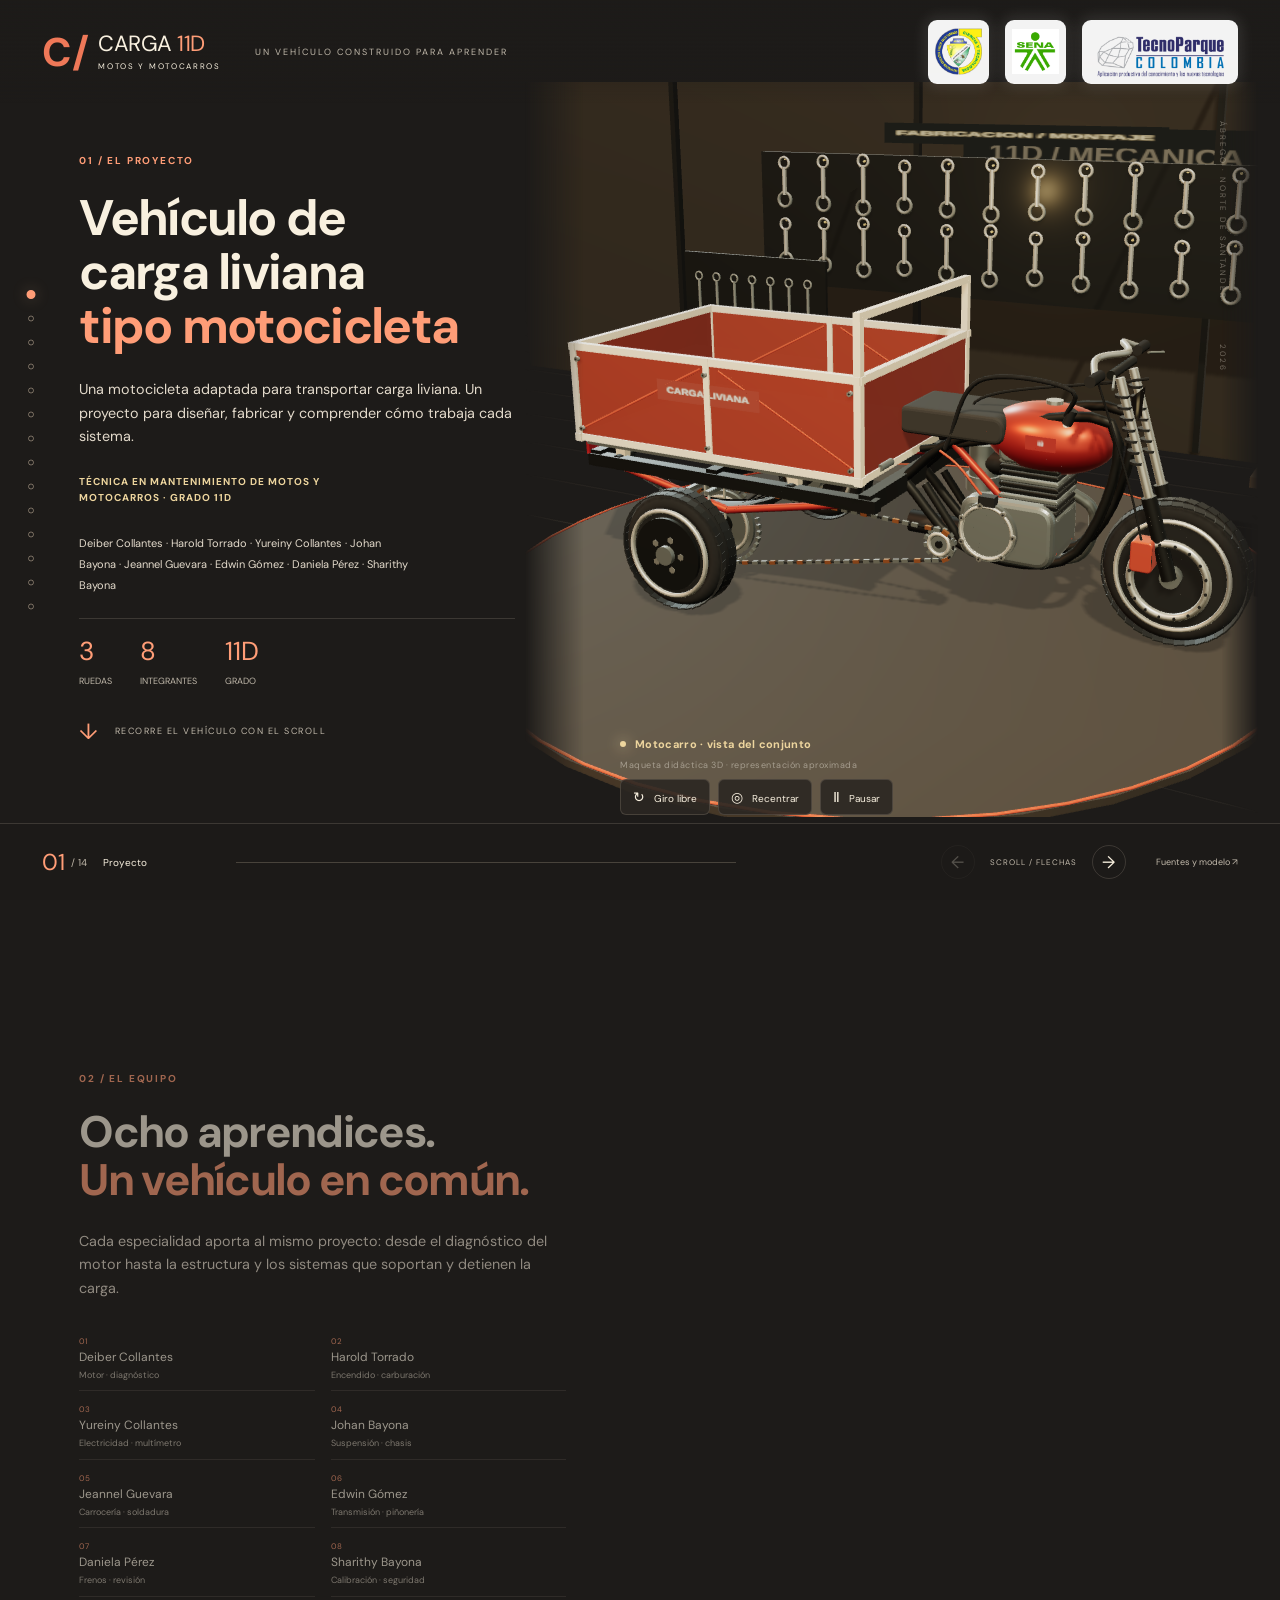
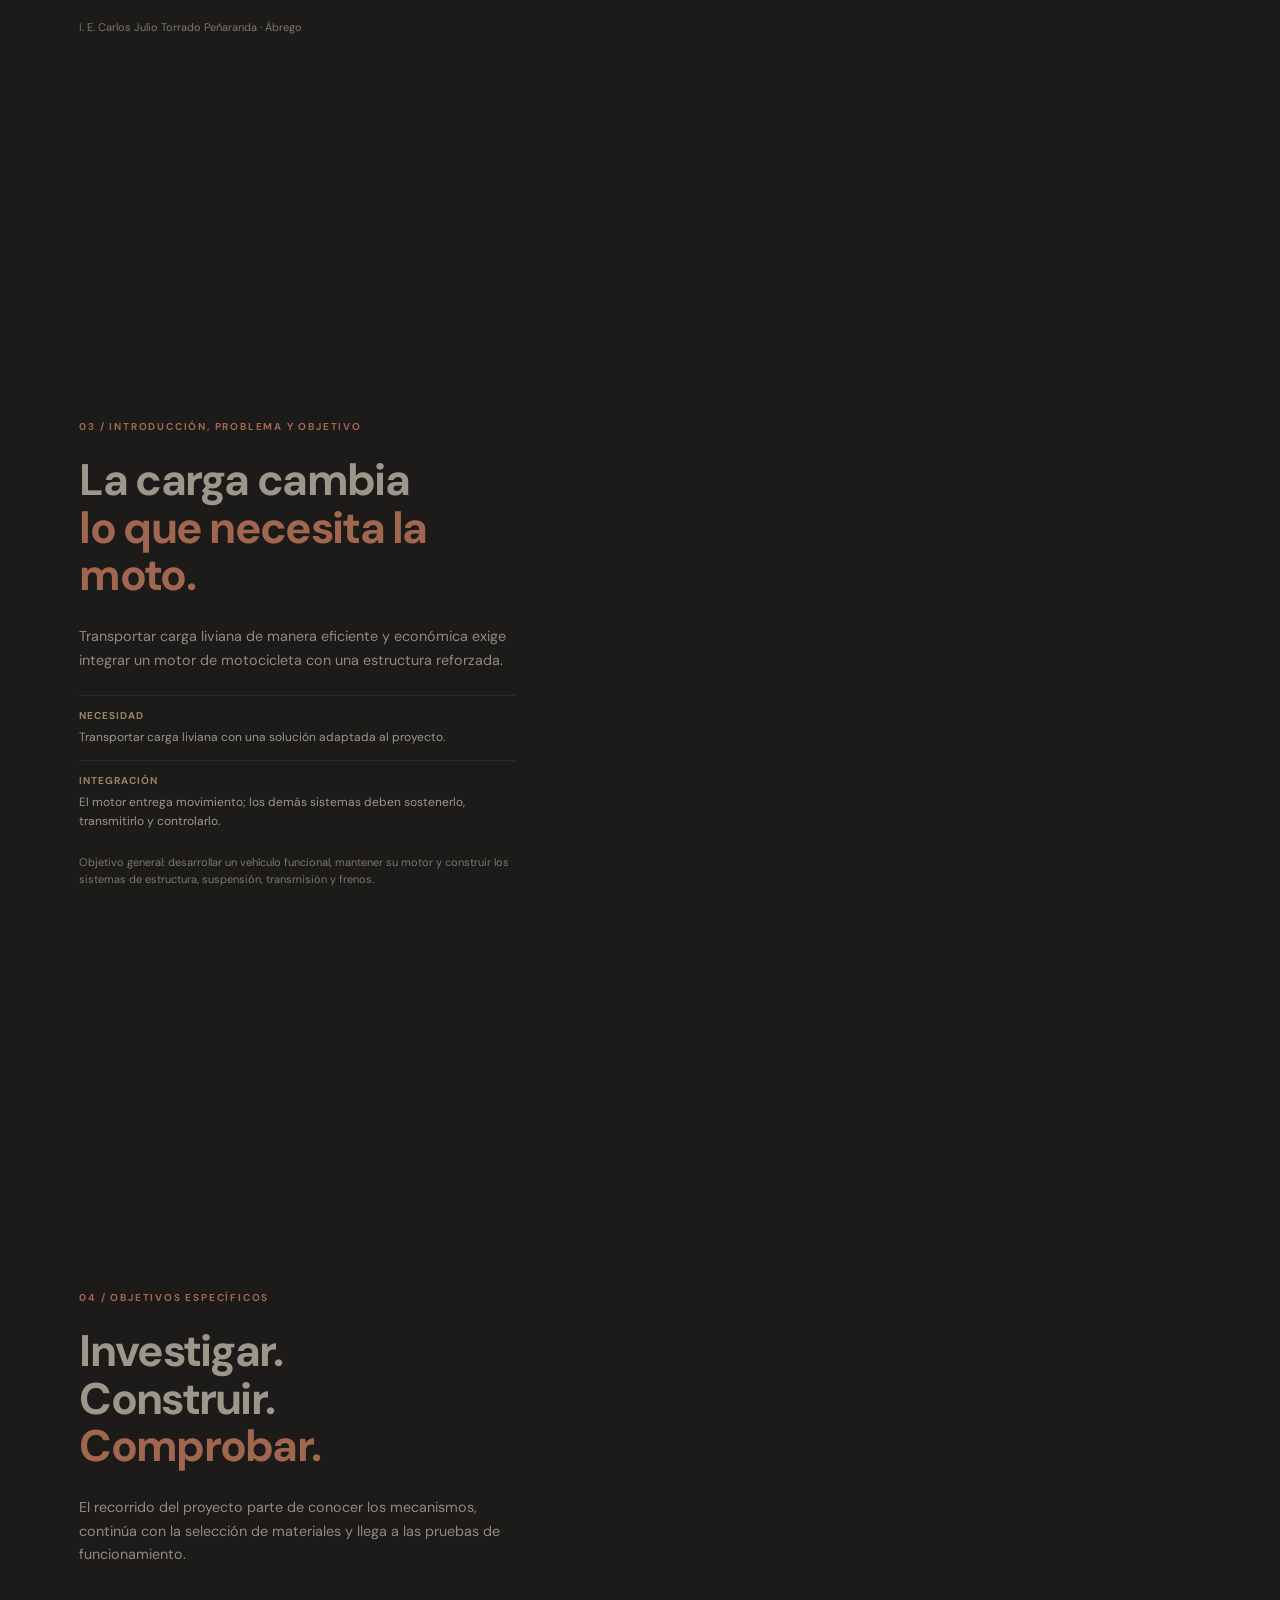
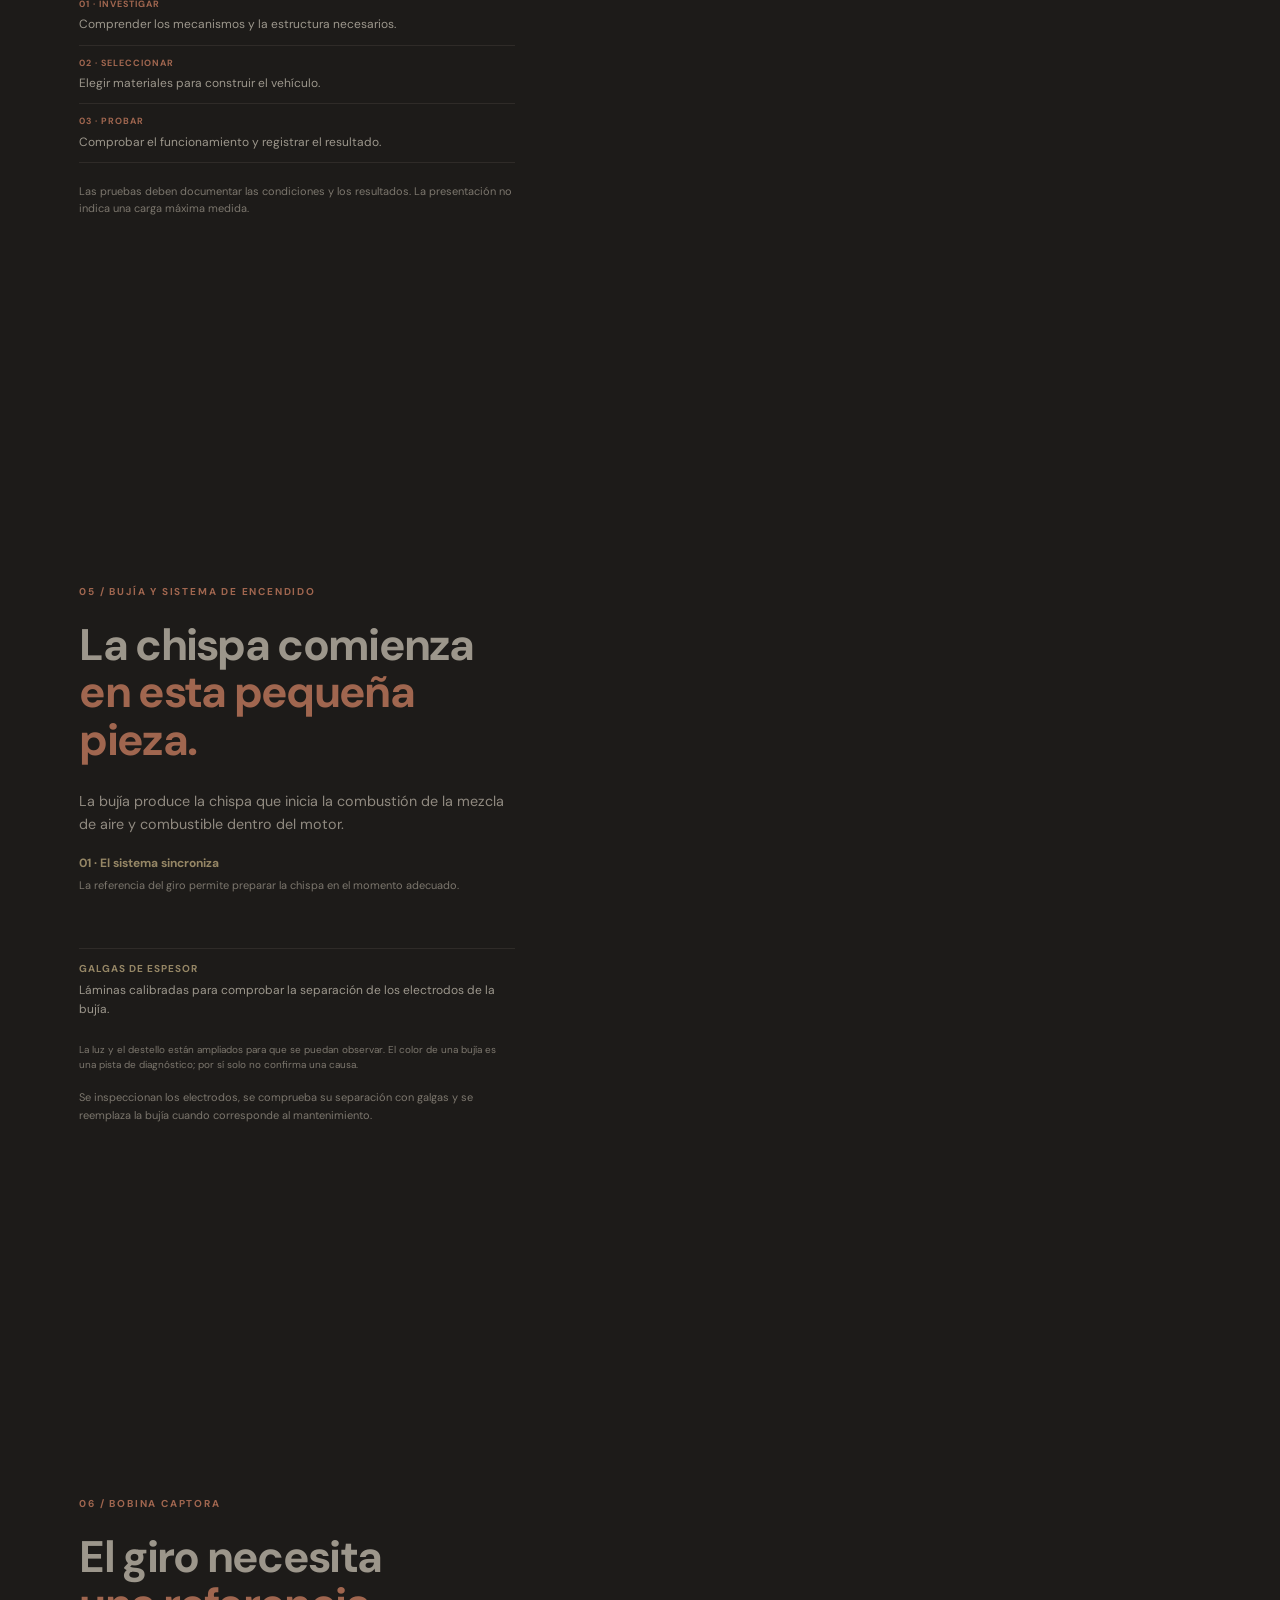
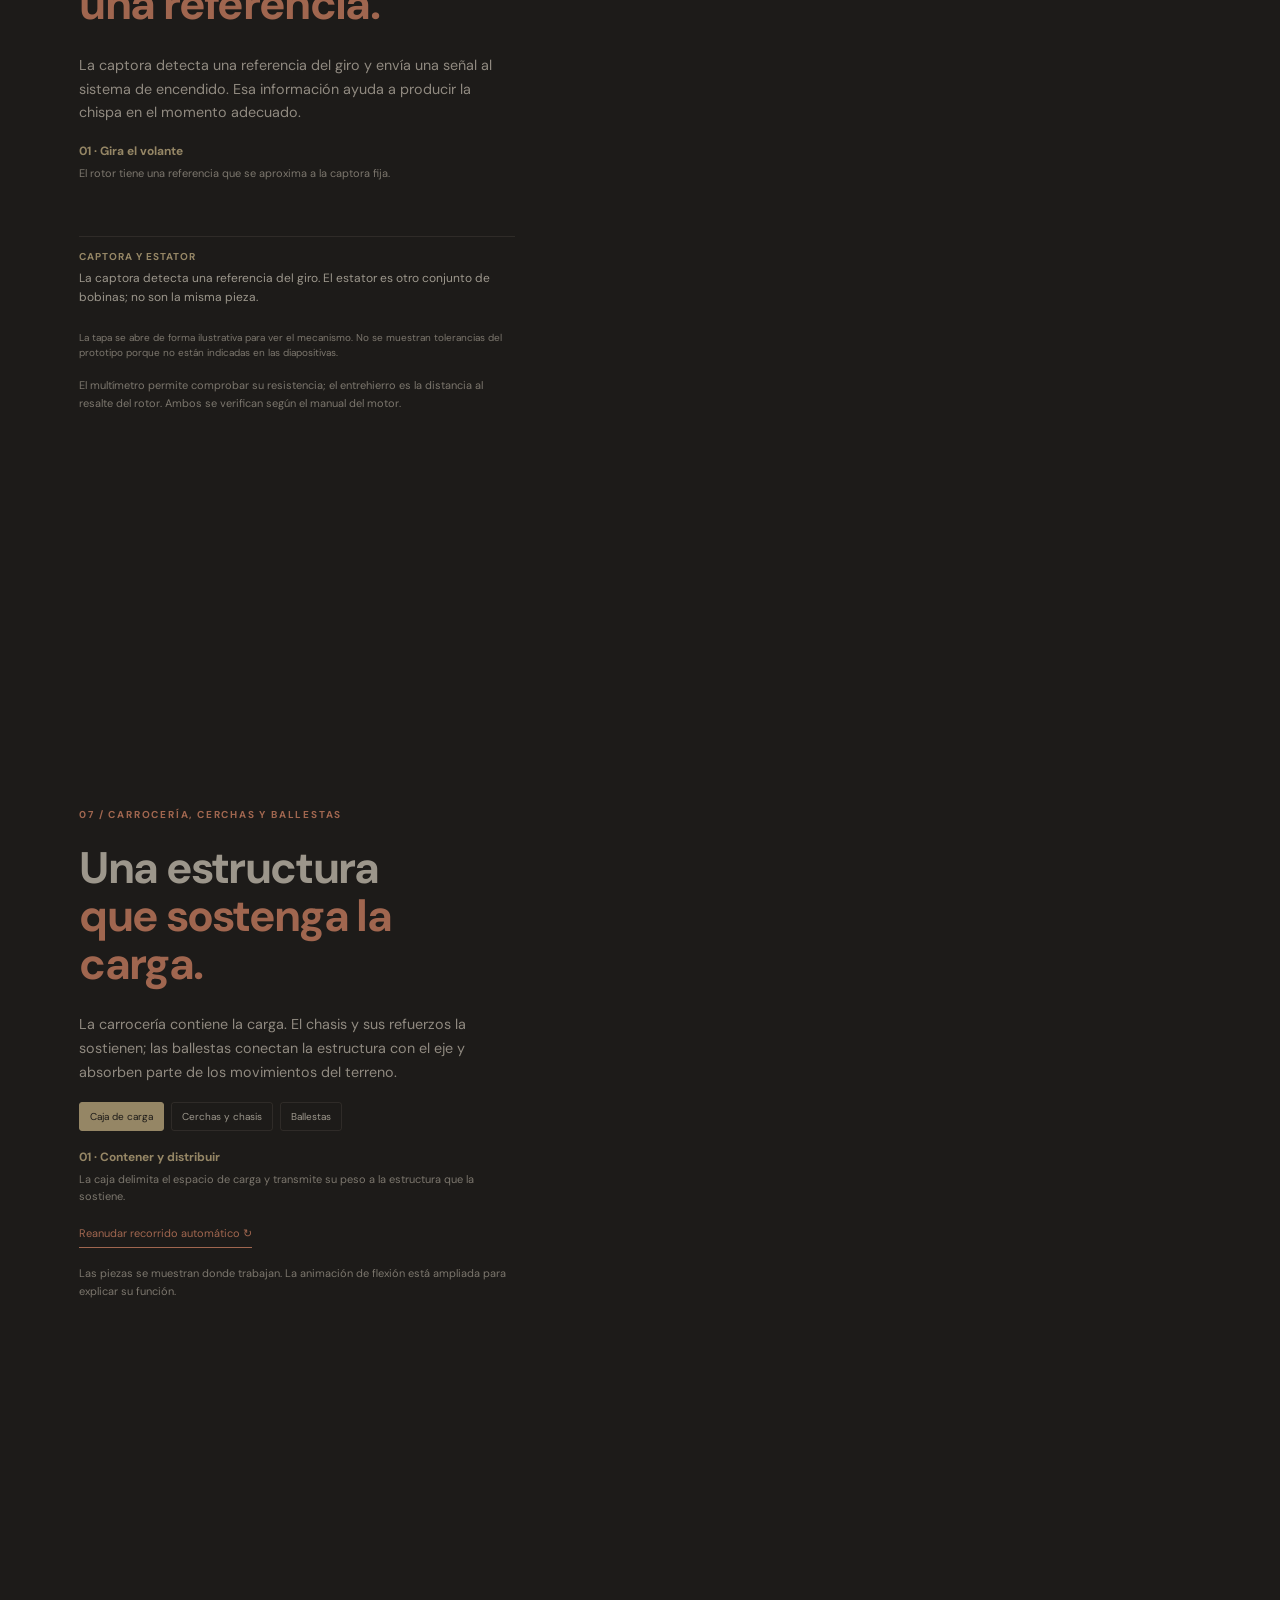
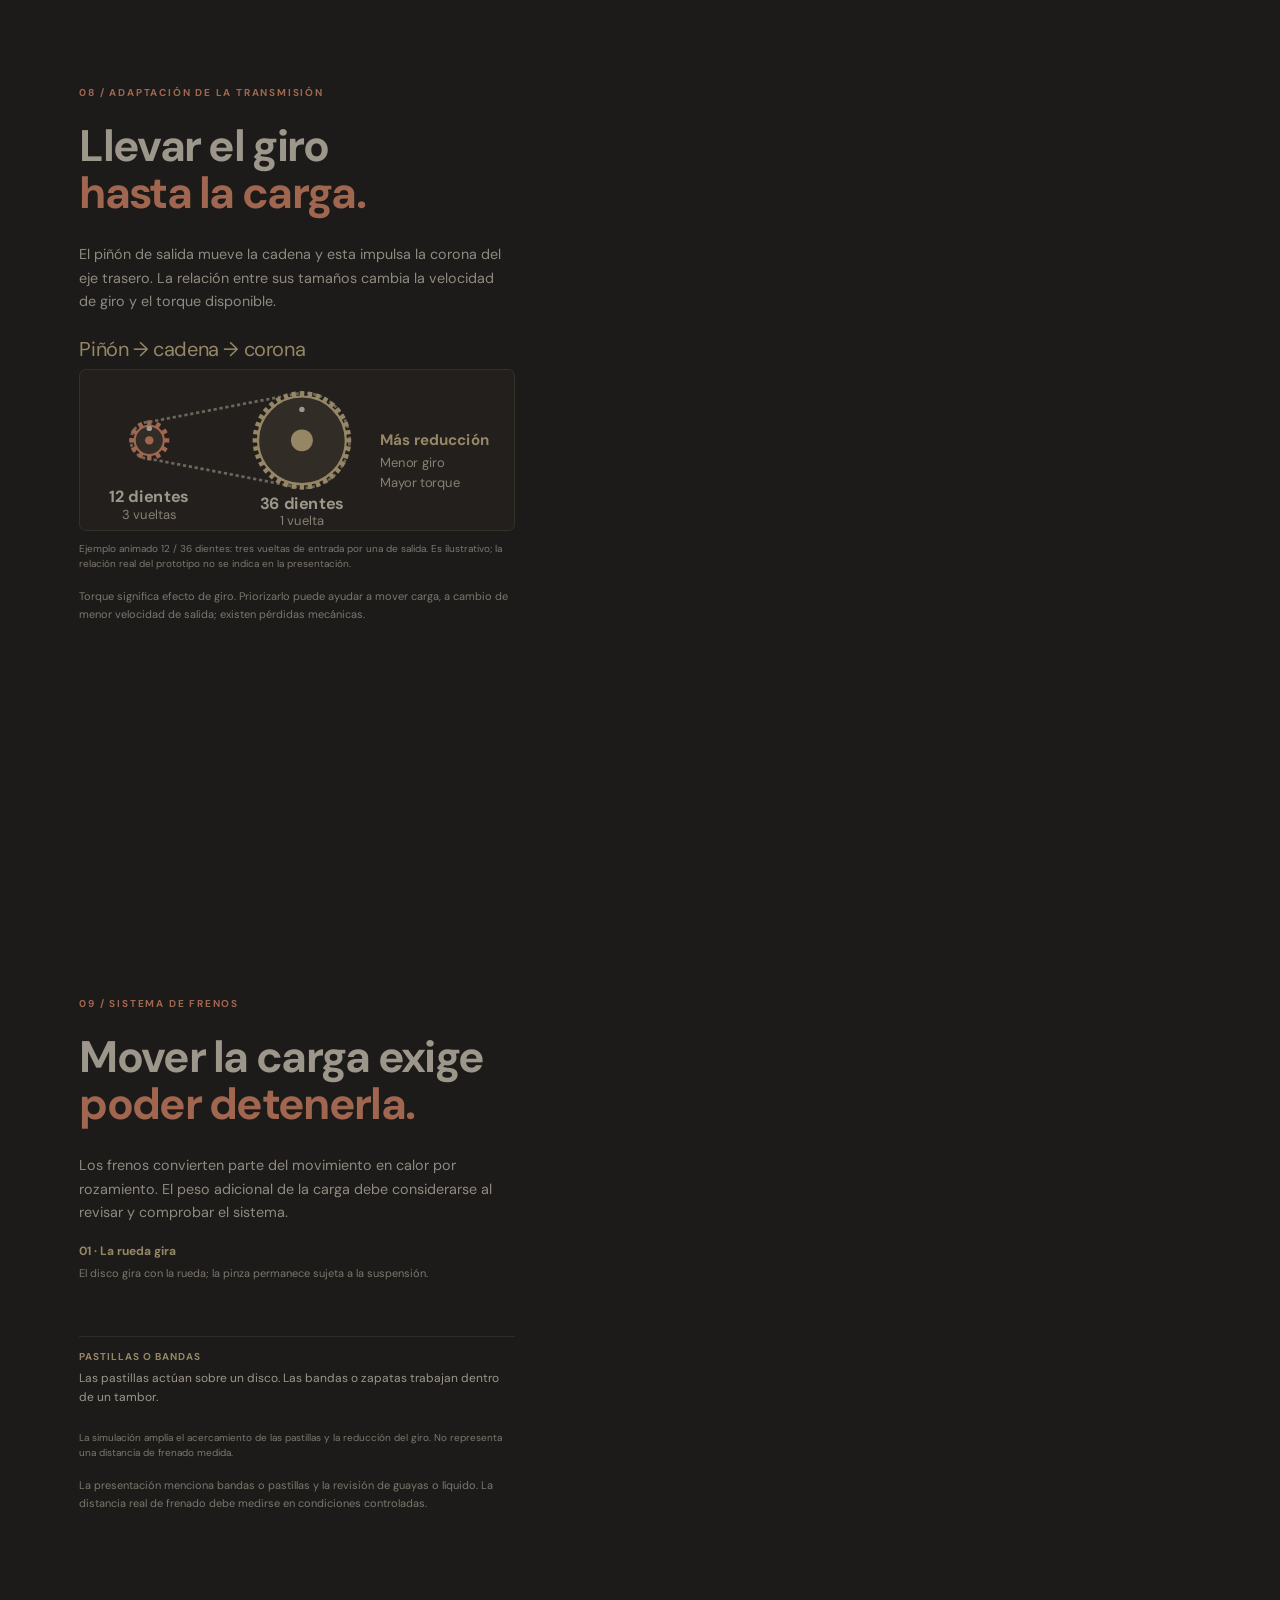
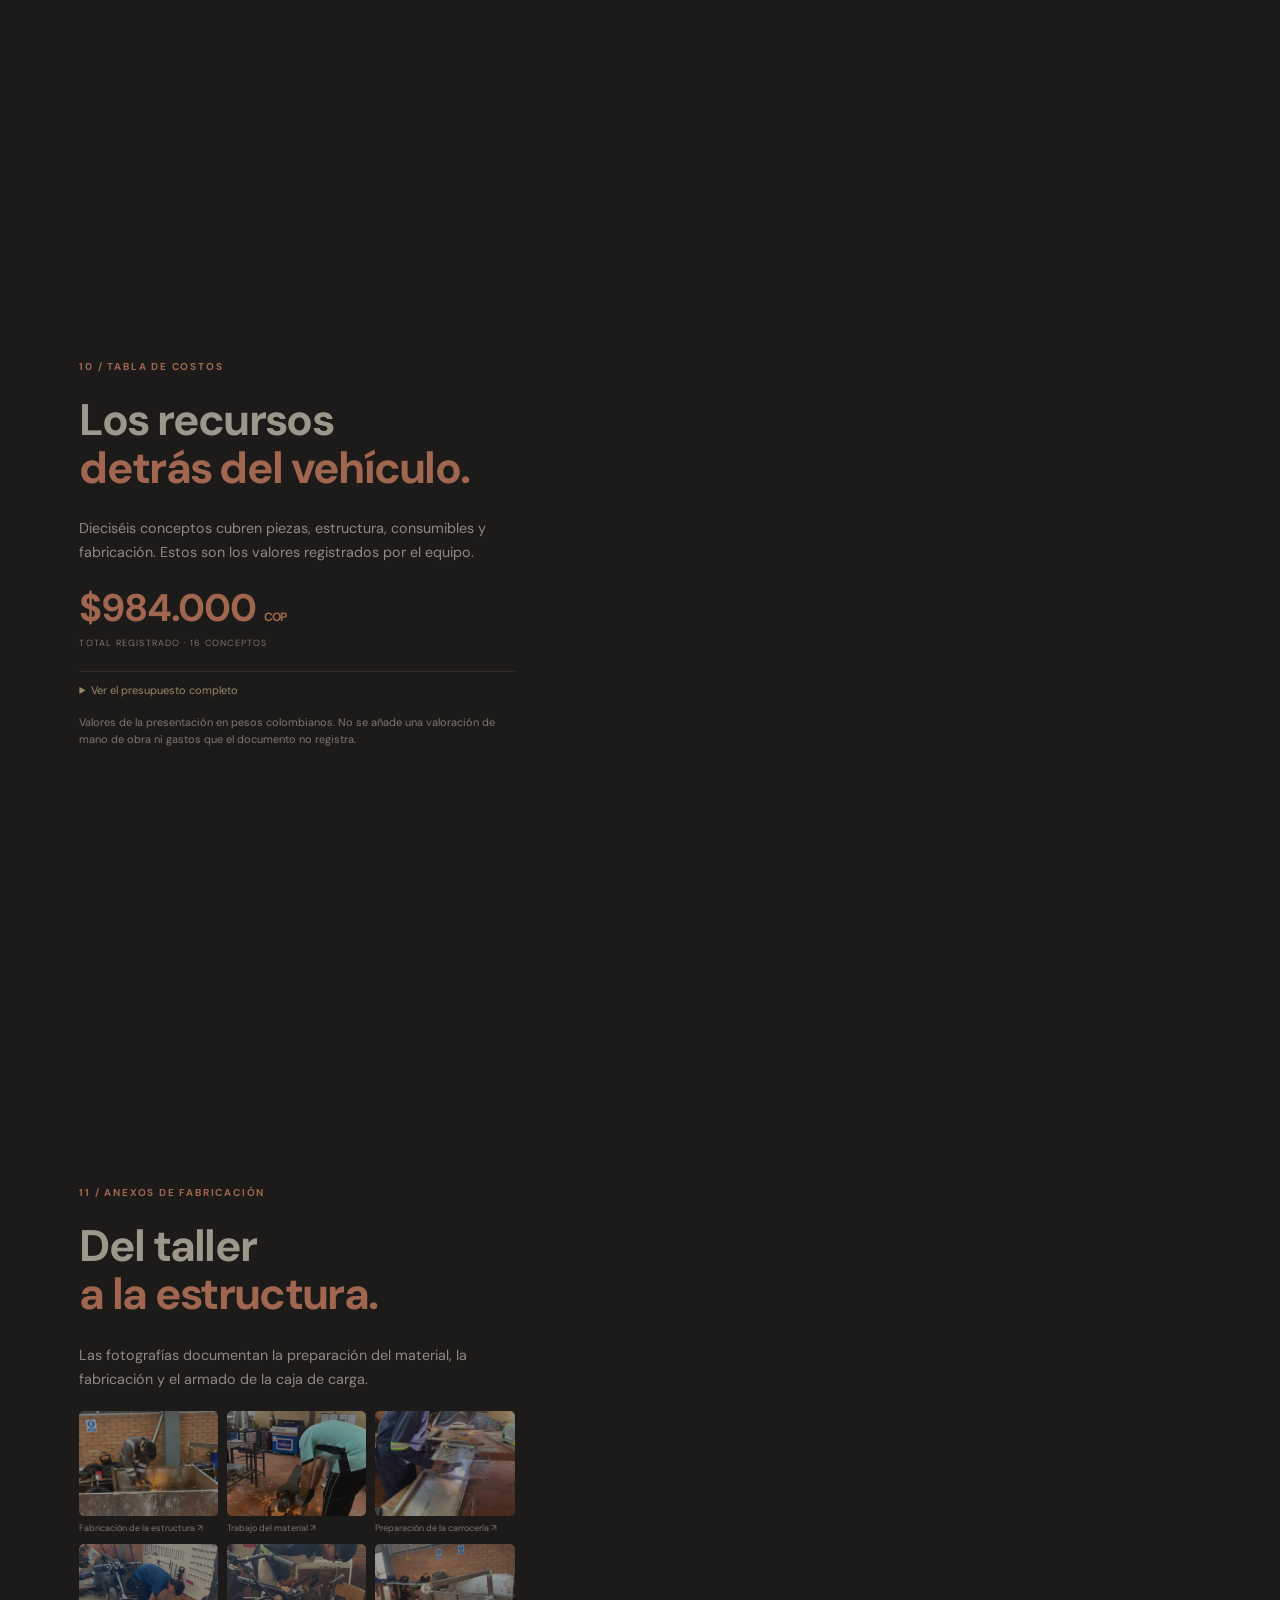
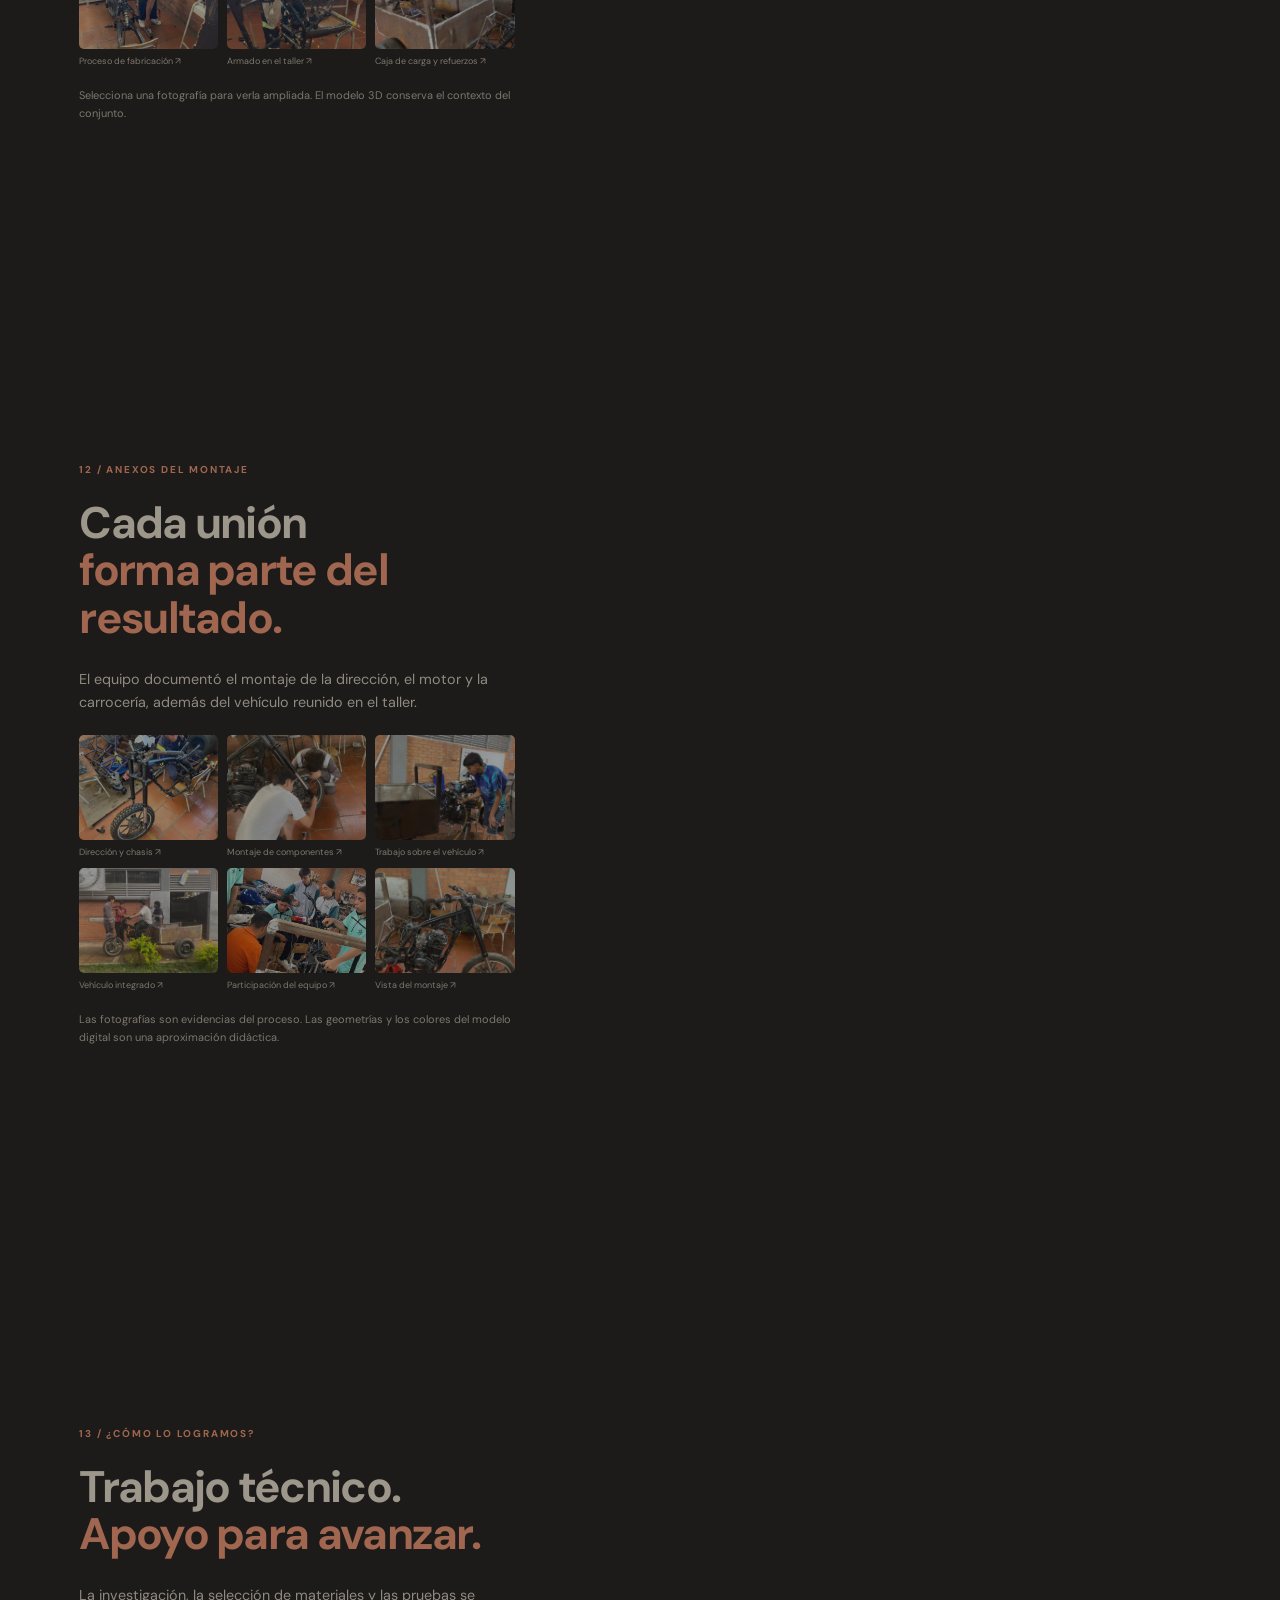
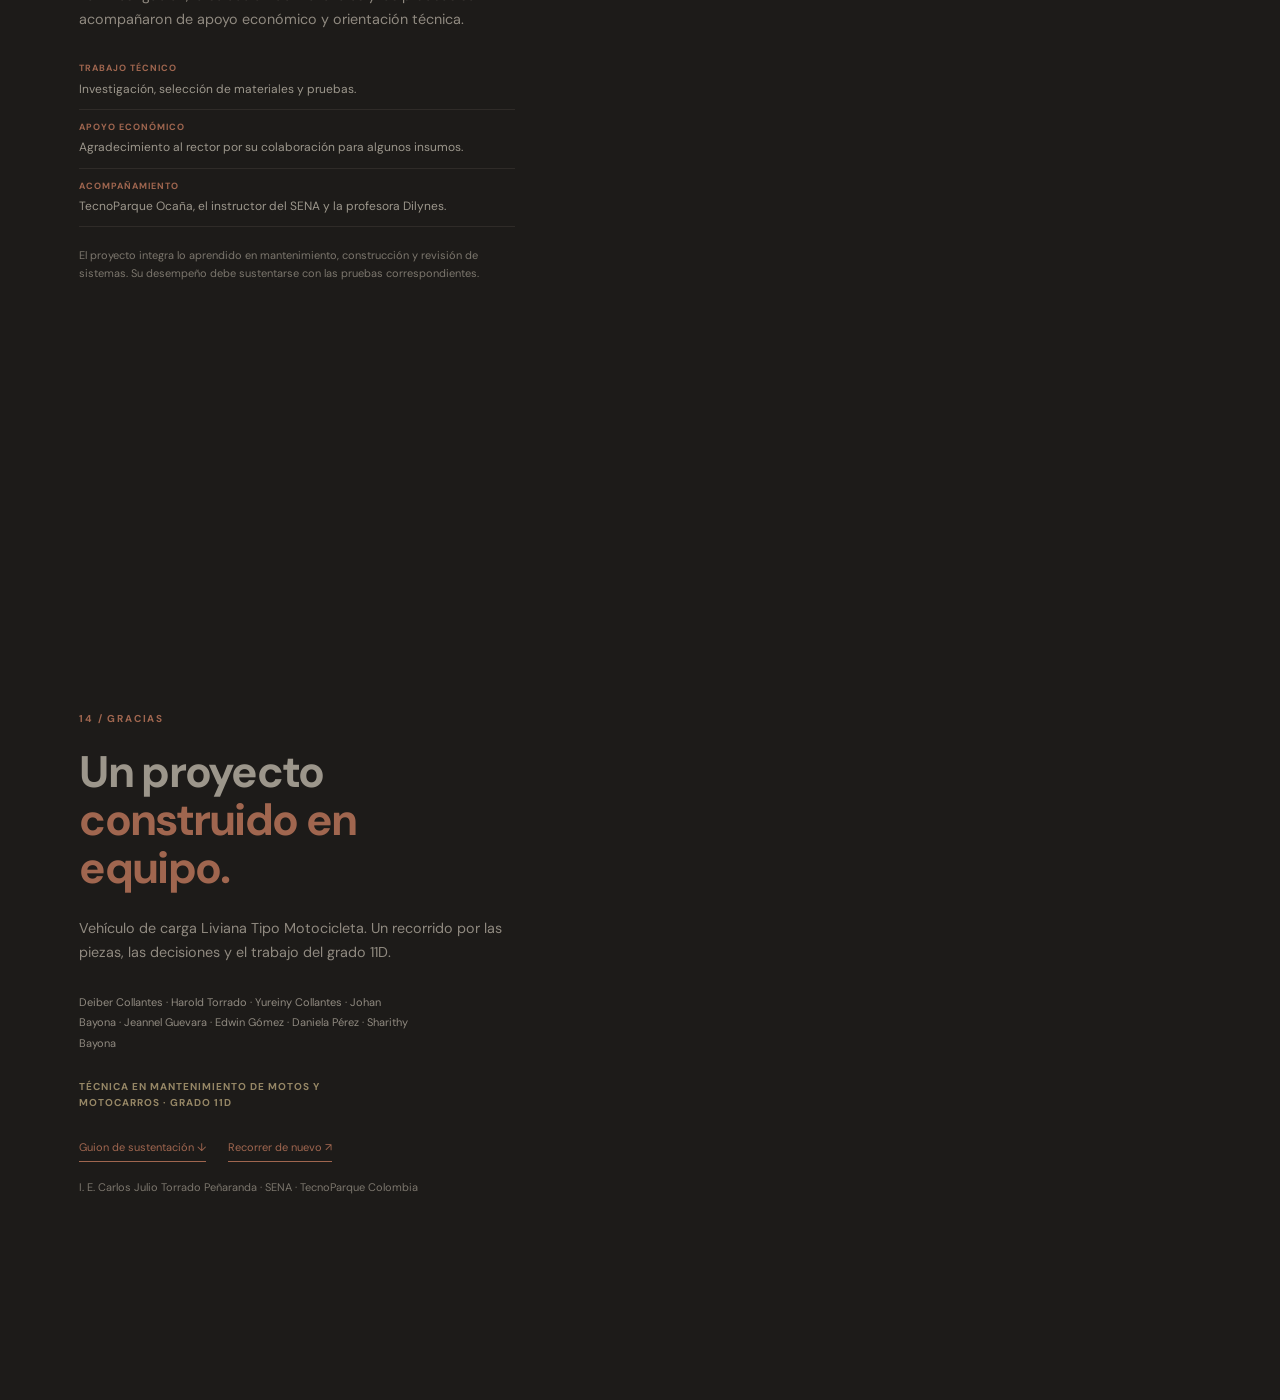
<file: index.html>
<!doctype html><html lang="es"><head><meta charset="utf-8"><meta name="viewport" content="width=device-width,initial-scale=1"><meta name="theme-color" content="#091923"><meta name="description" content="Recorrido inmersivo de un vehículo de carga liviana tipo motocicleta del grado 11D de Ábrego. Motor, chasis, ballestas, transmisión, frenos y evidencias."><title>Vehículo de carga Liviana Tipo Motocicleta</title><link rel="icon" href="assets/favicon.svg"><link rel="stylesheet" href="style.css?v=20261021c"><script src="assets/gsap.min.js"></script></head>
<body data-stop="0"><a class="skip" href="#inicio">Ir al contenido</a>
<header><a class="brand" href="#inicio" aria-label="Motocarro, volver al inicio"><span class="brand-icon">C/</span><span>CARGA <b>11D</b><small>MOTOS Y MOTOCARROS</small></span></a><span class="header-label">UN VEHÍCULO CONSTRUIDO PARA APRENDER</span><div class="institutions" aria-label="Instituciones del proyecto"><img src="assets/escudo-colegio.png" alt="Escudo de la I. E. Carlos Julio Torrado Peñaranda"><img src="assets/sena-verde.png" alt="SENA"><img class="tecno" src="assets/tecnoparque-colombia.png" alt="TecnoParque Colombia"></div></header>
<div class="scene-wrap"><div id="scene" role="img" aria-label="Maqueta 3D didáctica del motocarro del proyecto y sus componentes"><img class="fallback" src="assets/image26.png" alt="Motocicleta real del proyecto"></div><div class="scene-caption"><span class="signal"></span><span id="scene-part">Motocarro · vista del conjunto</span></div><span class="model-note">Maqueta didáctica 3D · representación aproximada</span><div class="scene-actions"><button id="orbit" aria-pressed="false" title="Girar el motocarro libremente">↻ <span>Giro libre</span></button><button id="home-view" title="Restablecer enfoque">◎ <span>Recentrar</span></button><button id="motion" aria-pressed="false" title="Pausar o activar movimiento">Ⅱ <span>Pausar</span></button></div><div id="part-label" aria-hidden="true"><span></span><b></b></div><div class="scene-coordinates">ÁBREGO · NORTE DE SANTANDER <span>2026</span></div></div>
<main id="chapters"></main>
<nav class="route" aria-label="Capítulos del proyecto"></nav>
<footer><div class="progress-copy"><b id="current">01</b><span>/ 14</span><span id="current-name">Presentación</span></div><div class="progress-track"><div id="progress"></div></div><div class="navigation"><button id="previous" aria-label="Capítulo anterior">←</button><span>SCROLL / FLECHAS</span><button id="next" aria-label="Capítulo siguiente">→</button></div><button class="source-button" id="sources-button">Fuentes y modelo ↗</button></footer>
<dialog id="media-dialog"><button class="dialog-close" aria-label="Cerrar fotografía">×</button><img alt=""><p></p></dialog>
<dialog id="sources-dialog"><button class="dialog-close" aria-label="Cerrar fuentes">×</button><div class="dialog-inner"><p class="eyebrow">DOCUMENTACIÓN DEL PROYECTO</p><h2>Fuentes y alcance</h2><p>El recorrido sigue las 14 diapositivas de <strong>Presentación del proyecto de grado 11D, Ábrego</strong>. Los nombres, fotografías, actividades y el presupuesto de $984.000 provienen de esa presentación.</p><p>El motocarro es una maqueta geométrica propia aproximada, basada en las fotografías del equipo. Sus colores, proporciones, cortes y ampliaciones facilitan la explicación. No constituye un plano de fabricación ni una certificación del vehículo.</p><p>Las animaciones de chispa, captora, ballestas, cadena y freno representan principios de funcionamiento. La comparación de piñones utiliza un ejemplo ilustrativo: la presentación no indica la relación real, la capacidad máxima de carga o una distancia de frenado medida.</p><p>La bobina captora detecta una referencia del giro; se distingue del conjunto de bobinas del estator. Las tolerancias de bujía, resistencias y entrehierro deben consultarse en el manual del motor correspondiente.</p><ul id="technical-sources"><li><a href="https://go.rmstator.com/documents/Catalogues/catalogue-RMSTATOR-V3-(en).pdf" target="_blank" rel="noreferrer">RMSTATOR, fabricante de componentes eléctricos de motocicletas · pickup-estator</a></li><li><a href="https://www.denso-am.eu/products/engine-management-systems/camshaft-crankshaft-sensors" target="_blank" rel="noreferrer">DENSO · sensor-posicion</a></li><li><a href="https://www.jtsprockets.com/catalogue/model/s1102/" target="_blank" rel="noreferrer">JT Sprockets, fabricante de piñones y coronas · transmision</a></li><li><a href="https://www.eatondetroitspring.com/leaf-springs/" target="_blank" rel="noreferrer">EATON Detroit Spring, fabricante de resortes · ballestas</a></li><li><a href="https://www.akebono-brake.com/english/product_technology/product/automotive/disc/" target="_blank" rel="noreferrer">Akebono Brake Industry Co., Ltd., fabricante de frenos · freno-disco</a></li><li><a href="https://www.akebono-brake.com/english/product_technology/product/automotive/drum/" target="_blank" rel="noreferrer">Akebono Brake Industry Co., Ltd., fabricante de frenos · freno-tambor</a></li></ul><p>Modelo propio en Three.js (MIT). Animación de transmisión creada con HyperFrames y GSAP.</p><a class="text-link" href="assets/Guion_Motocarro.pdf" download>Descargar guion de sustentación PDF ↓</a></div></dialog>
<noscript><p>Activa JavaScript para recorrer el proyecto 3D. Proyecto: encendido por huella digital en una moto BWS 125. Técnica en mantenimiento de motos y motocarros.</p></noscript><script type="module" src="app.js?v=20261021c"></script><script type="module" src="motocarro.js?v=20261021c"></script></body></html>
</file>
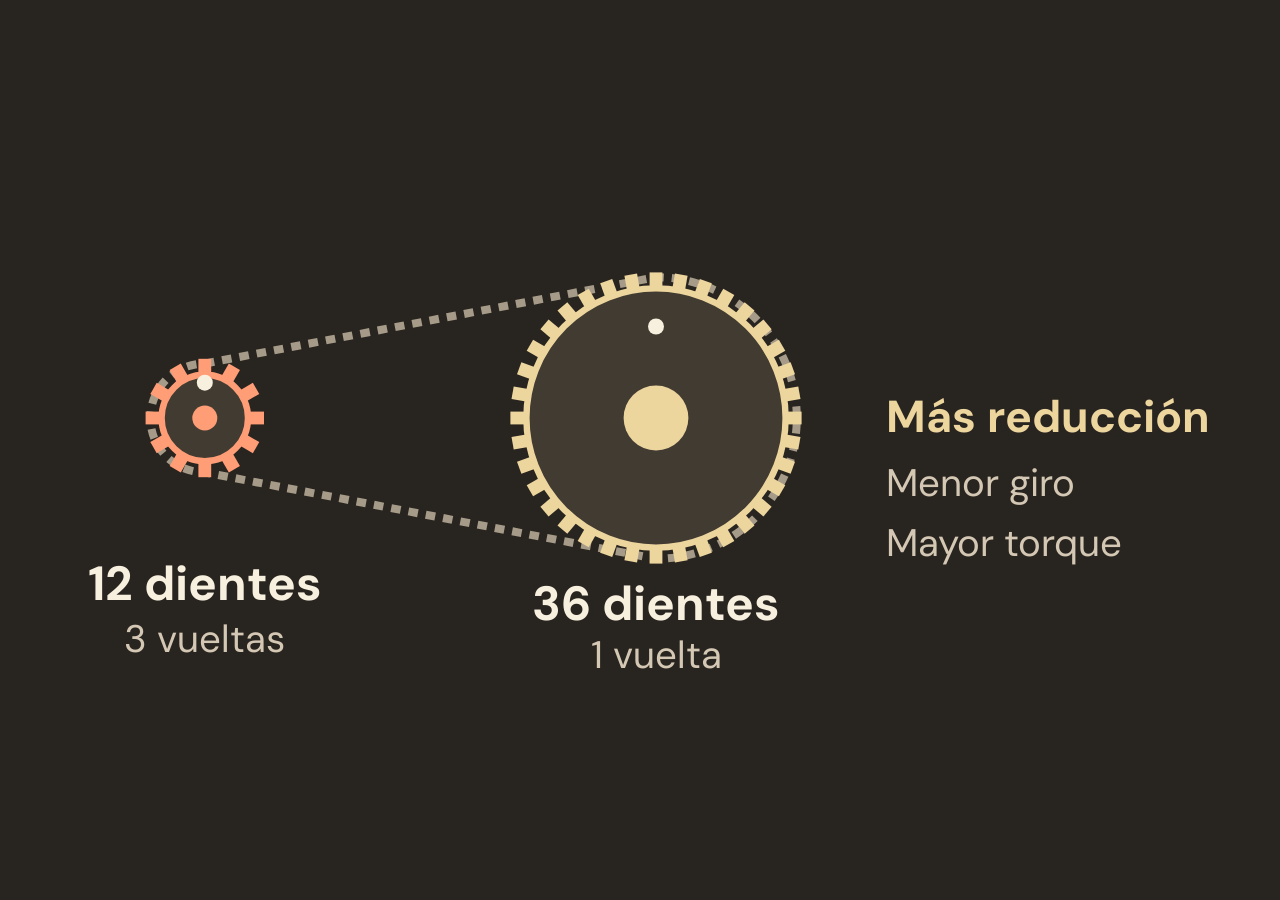
<file: motion/index.html>
<!doctype html><html lang="es"><head><meta charset="utf-8"><title>Relación de transmisión por cadena</title><style>@font-face{font-family:DM;src:url('dm-sans-regular.ttf')}@font-face{font-family:DM;src:url('dm-sans-bold.ttf');font-weight:700}*{box-sizing:border-box}html,body{margin:0;width:100%;height:100%;overflow:hidden;font-family:DM,Arial,sans-serif}#root{width:100%;height:100%;background:#28241f;position:relative}.clip{position:absolute;inset:0}.word{fill:#f8f0df;font:700 30px DM,Arial,sans-serif;text-anchor:middle}.small{fill:#d4c8b4;font:24px DM,Arial,sans-serif;text-anchor:middle}.label{fill:#edd59e;font:700 28px DM,Arial,sans-serif}.sub{fill:#d4c8b4;font:24px DM,Arial,sans-serif}</style><script src="gsap.min.js"></script></head><body><div id="root" data-composition-id="cadena" data-width="800" data-height="300" data-duration="12"><svg id="transmission-scene" class="clip" data-start="0" data-duration="12" data-track-index="0" viewBox="0 0 800 300" width="100%" height="100%" aria-label="Ejemplo: un piñón de12dientes gira tres veces por cada vuelta de una corona de36dientes"><path id="chain" d="M128 96 L410 42 A88 88 0 1 1 410 218 L128 164 A34 34 0 1 1 128 96" fill="none" stroke="#a69b88" stroke-width="5" stroke-dasharray="6 5"/><g transform="translate(128 130)"><g id="input"></g></g><g transform="translate(410 130)"><g id="output"></g></g><text class="word" x="128" y="244">12 dientes</text><text class="small" x="128" y="276">3 vueltas</text><text class="word" x="410" y="256">36 dientes</text><text class="small" x="410" y="286">1 vuelta</text><path id="arrow" d="M547 83H743m-15-12 15 12-15 12" fill="none" stroke="#ff9d77" stroke-width="3"/><text class="label" x="554" y="139">Más reducción</text><text class="sub" x="554" y="179">Menor giro</text><text class="sub" x="554" y="216">Mayor torque</text></svg></div><script>
const ns='http://www.w3.org/2000/svg';function gear(id,n,r,color){const g=document.getElementById(id);const c=document.createElementNS(ns,'circle');c.setAttribute('r',r-7);c.setAttribute('fill','#413b31');c.setAttribute('stroke',color);c.setAttribute('stroke-width','4');g.append(c);for(let i=0;i<n;i++){const t=document.createElementNS(ns,'rect');t.setAttribute('x',r-8);t.setAttribute('y','-4');t.setAttribute('width','11');t.setAttribute('height','8');t.setAttribute('fill',color);t.setAttribute('transform',`rotate(${i/n*360})`);g.append(t)}const hub=document.createElementNS(ns,'circle');hub.setAttribute('r',r*.23);hub.setAttribute('fill',color);g.append(hub);const marker=document.createElementNS(ns,'circle');marker.setAttribute('cx','0');marker.setAttribute('cy',-r*.65);marker.setAttribute('r','5');marker.setAttribute('fill','#f8f0df');g.append(marker)}gear('input',12,34,'#ff9d77');gear('output',36,88,'#edd59e');
const tl=gsap.timeline({paused:true});tl.fromTo('#input',{rotation:0,svgOrigin:'0 0'},{rotation:1080,duration:12,ease:'none'},0).fromTo('#output',{rotation:0,svgOrigin:'0 0'},{rotation:360,duration:12,ease:'none'},0).fromTo('#chain',{strokeDashoffset:0},{strokeDashoffset:-396,duration:12,ease:'none'},0);const arrow=document.getElementById('arrow'),len=arrow.getTotalLength();arrow.style.strokeDasharray=len;arrow.style.strokeDashoffset=len;tl.to(arrow,{strokeDashoffset:0,duration:1,ease:'power2.out'},.3);window.__timelines=window.__timelines||{};window.__timelines['cadena']=tl;
</script><script src="player.js"></script></body></html>
</file>
<file: style.css>
@font-face{font-family:DM;src:url('assets/dm-sans-regular.ttf')}@font-face{font-family:DM;src:url('assets/dm-sans-bold.ttf');font-weight:700}*{box-sizing:border-box}html{scroll-behavior:smooth;scroll-padding-top:0;background:#091923;color:#f6efe6}body{margin:0;font-family:DM,Arial,sans-serif;--ink:#f6efe6;--muted:#a8bdc4;--copper:#edb68c;--aqua:#8ad9cc;--line:#94b8c52b;overflow-x:hidden}button,a{-webkit-tap-highlight-color:transparent}button{font:inherit;cursor:pointer}a{color:inherit;text-decoration:none}button:focus-visible,a:focus-visible,summary:focus-visible{outline:2px solid var(--copper);outline-offset:5px}button{color:inherit;border:0}header{height:103px;position:fixed;z-index:40;top:0;left:0;right:0;display:flex;align-items:center;padding:18px 3.3vw;gap:34px;background:linear-gradient(#091923e8,transparent);pointer-events:none}header>*{pointer-events:auto}.brand{display:flex;align-items:center;gap:10px;font-size:22px;letter-spacing:1px;line-height:1}.brand-icon{font-family:Georgia,serif;font-style:italic;color:var(--copper);font-size:40px}.brand b{font-weight:400;color:var(--copper)}.brand small{font-size:8px;display:block;letter-spacing:2.1px;margin-top:7px}.header-label{font-size:9px;letter-spacing:2px;color:var(--muted)}.institutions{margin-left:auto;display:flex;align-items:center;gap:20px;padding:9px 19px;height:71px;border-radius:12px;background:#fffffff0;box-shadow:0 0 26px 8px #ffffff24;backdrop-filter:blur(15px)}.institutions img{width:48px;height:50px;object-fit:contain}.institutions img.tecno{width:132px}.scene-wrap{position:fixed;left:35%;top:75px;bottom:83px;right:22px;z-index:1;pointer-events:none}#scene{position:absolute;inset:0;touch-action:pan-y;pointer-events:auto}#scene canvas{display:block;width:100%;height:100%;outline:none}.fallback{width:100%;height:100%;object-fit:contain;border-radius:20px;opacity:.45}.webgl-ready .fallback{display:none}.scene-caption{position:absolute;left:13%;bottom:66px;display:flex;gap:9px;align-items:center;font-size:11px;font-weight:700;letter-spacing:.3px;color:var(--aqua)}.signal{width:6px;height:6px;border-radius:50%;background:var(--aqua);box-shadow:0 0 14px var(--aqua)}.model-note{position:absolute;left:13%;bottom:46px;font-size:9px;letter-spacing:.5px;color:#a8bdc49e}.scene-actions{position:absolute;bottom:2px;left:13%;display:flex;gap:8px;pointer-events:auto}.scene-actions button{border:1px solid var(--line);background:#0d242edb;border-radius:6px;padding:8px 12px;font-size:14px}.scene-actions span{font-size:10px;margin-left:5px}.scene-actions button[aria-pressed=true]{color:var(--copper);border-color:var(--copper)}.scene-coordinates{position:absolute;top:39px;right:30px;writing-mode:vertical-rl;font-size:8px;letter-spacing:2px;color:#a8bdc470}.scene-coordinates span{margin-top:40px}#part-label{position:absolute;left:60%;top:30%;max-width:210px;font-size:10px;letter-spacing:.5px;color:#f6efe6;opacity:0;display:flex;align-items:center;gap:9px;padding:9px 12px;background:#091923df;border:1px solid #8ad9cc50;border-radius:4px;box-shadow:0 6px 20px #0003}#part-label span{display:block;border-radius:50%;width:5px;height:5px;background:var(--aqua)}#part-label b{font-weight:400}main{position:relative;z-index:3;pointer-events:none}.chapter{min-height:100svh;position:relative;display:flex;align-items:center;padding:124px 0 115px 6.2vw;pointer-events:none}.chapter-content{width:34vw;max-width:490px;pointer-events:auto;transform-origin:left center}.chapter .eyebrow{color:var(--copper);font-size:10px;letter-spacing:2.3px;font-weight:700;margin:0 0 24px}.chapter h1,.chapter h2{font-size:clamp(34px,3.45vw,59px);line-height:1.08;font-weight:700;letter-spacing:-1.7px;margin:0 0 25px}.chapter h1{font-size:clamp(40px,4.25vw,76px)}.chapter h1 em,.chapter h2 em{font-family:Georgia,'Times New Roman',serif;font-weight:400;font-style:italic;color:var(--copper);letter-spacing:-1.3px}.chapter .intro{font-size:clamp(14px,1.12vw,18px);line-height:1.65;color:#d2dfe0;margin:0 0 18px}.chapter .detail{font-size:11px;line-height:1.6;color:var(--muted);margin:17px 0 0}.hero-team{margin-top:27px;font-size:11px;line-height:1.9;color:#d6e3e4;max-width:330px}.programme{font-size:10px;font-weight:700;letter-spacing:1px;text-transform:uppercase;line-height:1.6;color:var(--aqua);margin-top:25px;max-width:290px}.scroll-hint{display:flex;align-items:center;gap:15px;font-size:9px;letter-spacing:1.5px;margin-top:28px;color:var(--muted)}.scroll-hint i{font-style:normal;color:var(--copper);font-size:22px}.team-list{list-style:none;padding:0;margin:22px 0}.team-list li{display:flex;gap:19px;border-bottom:1px solid var(--line);padding:8px 0;font-size:15px}.team-list span{font-size:9px;color:var(--copper);padding-top:4px}.small-chain{display:flex;gap:11px;align-items:center;font-size:11px;color:var(--aqua);line-height:1.5;margin:23px 0}.small-chain b{font-size:16px;font-weight:400;color:var(--copper)}.goals{list-style:none;padding:0;margin:18px 0}.goals li{display:flex;gap:13px;font-size:12px;line-height:1.5;margin:12px 0}.goals b{color:var(--copper);font-size:10px;padding-top:2px}.goals strong{font-weight:700;color:var(--ink)}.resource-rows{margin:20px 0}.resource-rows p{font-size:12px;display:grid;grid-template-columns:95px 1fr;gap:12px;border-bottom:1px solid var(--line);padding-bottom:12px}.resource-rows b{color:var(--aqua);font-weight:400}.tech-controls{display:flex;gap:7px;flex-wrap:wrap;margin-top:15px}.tech-controls button{background:transparent;border:1px solid var(--line);padding:7px 10px;font-size:10px;border-radius:4px}.tech-controls button.active{background:var(--aqua);border-color:var(--aqua);color:#091923}.tech-step{min-height:73px;margin:15px 0 10px;border-top:1px solid var(--line);padding-top:13px}.tech-step b{display:block;font-size:13px;color:var(--aqua);margin-bottom:6px}.tech-step span{display:block;font-size:11px;line-height:1.55;color:var(--muted)}.flow-shell{position:relative;height:150px;margin:7px 0;border:1px solid var(--line);border-radius:7px;overflow:hidden;background:#0d222b}.flow-shell iframe{position:absolute;top:0;left:0;width:800px;height:280px;border:0;transform-origin:top left;pointer-events:none}.flow-note{font-size:9px;color:var(--muted);margin:5px 0}.evidence{display:grid;grid-template-columns:repeat(3,1fr);gap:8px;margin:20px 0}.evidence button{padding:0;text-align:left;background:transparent}.evidence img{display:block;width:100%;height:110px;object-fit:cover;border-radius:5px;transition:filter .2s}.evidence button:hover img{filter:brightness(1.15)}.evidence span{font-size:9px;color:var(--muted);line-height:1.4;display:block;margin-top:6px}.budget-head{color:var(--copper);font-size:clamp(33px,3vw,49px);font-weight:700;letter-spacing:-1px;margin:18px 0 4px}.budget-sub{font-size:9px;letter-spacing:1.2px;color:var(--muted);text-transform:uppercase}.funds{display:flex;gap:25px;margin:20px 0}.funds p{font-size:10px;color:var(--muted);margin:0}.funds b{display:block;font-size:20px;margin-bottom:4px;color:var(--ink);font-weight:400}.budget-note{color:#edb68c;font-size:10px;line-height:1.5;margin:15px 0}.budget-detail{border-top:1px solid var(--line);padding-top:11px;font-size:11px}.budget-detail summary{cursor:pointer;color:var(--aqua)}.budget-detail table{width:100%;border-collapse:collapse;font-size:10px;margin:9px 0}.budget-detail td,.budget-detail th{padding:5px 2px;border-bottom:1px solid var(--line);text-align:left}.budget-detail td:last-child,.budget-detail th:last-child{text-align:right}.budget-detail[open]{max-height:270px;overflow:auto;background:#091923ed}.fact-pair{margin:23px 0}.fact-pair p{border-top:1px solid var(--line);padding-top:12px;font-size:12px;line-height:1.6}.fact-pair b{color:var(--aqua);display:block;font-size:10px;letter-spacing:1px;margin-bottom:4px}.takeaways{font-size:12px;line-height:1.65;padding-left:18px;color:#d2dfe0}.takeaways li{margin:10px 0}.text-link{display:inline-block;border-bottom:1px solid var(--copper);padding:7px 0;font-size:11px;color:var(--copper)}.close-links{display:flex;gap:22px;flex-wrap:wrap;margin-top:22px}.route{position:fixed;z-index:20;left:22px;top:50%;transform:translateY(-50%);display:flex;flex-direction:column;gap:9px}.route a{width:18px;height:15px;display:block;position:relative}.route a:before{content:'';display:block;width:4px;height:4px;border:1px solid #aac7cd80;border-radius:50%;position:absolute;top:5px;left:6px}.route a[aria-current=true]:before{background:var(--copper);border-color:var(--copper);box-shadow:0 0 10px #edb68c50;transform:scale(1.5)}.route a span{position:absolute;left:24px;top:-1px;font-size:10px;background:#0b222ef5;padding:3px 7px;white-space:nowrap;opacity:0;pointer-events:none}.route a:hover span,.route a:focus-visible span{opacity:1}footer{height:77px;background:#091923ed;border-top:1px solid var(--line);position:fixed;bottom:0;left:0;right:0;z-index:35;display:flex;align-items:center;padding:0 3.3vw;gap:30px;backdrop-filter:blur(12px)}.progress-copy{display:flex;gap:6px;font-size:12px;align-items:center;min-width:164px}.progress-copy b{font-size:23px;font-weight:400;color:var(--copper)}.progress-copy>span:nth-child(2){color:var(--muted);font-size:10px}.progress-copy>span:last-child{font-size:10px;margin-left:10px}.progress-track{height:1px;background:#8ad9cc25;flex:1;max-width:500px}.progress-track div{height:1px;background:var(--copper);width:0;transition:width .3s}.navigation{display:flex;gap:15px;align-items:center;margin-left:auto}.navigation span{font-size:8px;letter-spacing:1px;color:var(--muted)}.navigation button{width:34px;height:34px;background:transparent;border:1px solid var(--line);border-radius:50%;font-size:17px}.navigation button:hover{background:var(--copper);color:#091923}.navigation button:disabled{opacity:.25;cursor:default}.source-button{background:transparent;font-size:9px;color:var(--muted);padding:10px 0}.skip{position:fixed;top:-60px;left:20px;z-index:100;background:#fff;color:#091923;padding:12px}.skip:focus{top:15px}dialog{max-width:min(800px,93vw);max-height:88svh;background:#102631;color:var(--ink);border:1px solid var(--line);border-radius:14px;padding:0;box-shadow:0 20px 90px #0008}dialog::backdrop{background:#020c14ce;backdrop-filter:blur(12px)}.dialog-close{position:sticky;float:right;top:10px;right:12px;z-index:4;border-radius:50%;width:35px;height:35px;font-size:24px;background:#091923ef;margin:10px}.dialog-inner{padding:37px;line-height:1.65}.dialog-inner p{font-size:13px;color:#d2dfe0}.dialog-inner h2{font-family:Georgia,serif;font-size:35px}.dialog-inner li{font-size:12px;margin-bottom:9px;color:var(--aqua)}#media-dialog img{display:block;max-width:100%;max-height:70svh;margin:auto;object-fit:contain}#media-dialog p{margin:15px 25px;font-size:13px;line-height:1.6}body.paused .signal{box-shadow:none}.chapter:not(.is-current) .chapter-content{opacity:.58;transition:opacity .25s}.chapter.is-current .chapter-content{opacity:1}.visually-hidden{position:absolute;width:1px;height:1px;padding:0;margin:-1px;overflow:hidden;clip:rect(0,0,0,0);white-space:nowrap;border:0}
@media(min-width:1600px){.chapter-content{width:32vw}.chapter{padding-left:7vw}.intro{max-width:440px}.flow-shell{max-width:460px}}
@media(max-width:1050px){header{padding-left:29px;height:88px}.header-label{display:none}.institutions{height:60px;gap:14px;padding:8px 14px}.institutions img{height:43px;width:42px}.institutions img.tecno{width:112px}.chapter{padding-left:55px}.chapter-content{width:38vw}.chapter h2{font-size:34px}.chapter h1{font-size:43px}.chapter .intro{font-size:13px}.scene-wrap{left:33%;right:8px;top:70px}.scene-caption,.model-note,.scene-actions{left:22%}.route{left:13px;gap:7px}.scene-coordinates{right:6px}footer{gap:20px;padding:0 25px}.source-button{font-size:8px}.progress-copy{min-width:130px}.navigation span{display:none}.hero-team{font-size:10px}.chapter .eyebrow{margin-bottom:18px}.flow-shell{height:125px}.evidence img{height:90px}}
@media(max-width:700px){header{height:73px;padding:11px 17px;gap:10px;background:#091923e8}.brand{font-size:17px;gap:6px}.brand-icon{font-size:31px}.brand small{font-size:6px;letter-spacing:1.5px}.institutions{height:48px;gap:9px;padding:5px 9px;border-radius:8px}.institutions img{height:35px;width:32px}.institutions img.tecno{width:84px}.scene-wrap{top:71px;left:0;right:0;bottom:auto;height:40svh;z-index:5;background:#091923}.scene-wrap:after{content:'';position:absolute;bottom:-10px;left:0;right:0;height:30px;background:linear-gradient(transparent,#091923);pointer-events:none}.scene-caption{left:23px;bottom:31px;font-size:9px;max-width:66%}.model-note{left:23px;bottom:16px;font-size:7px}.scene-actions{left:auto;right:17px;bottom:17px;gap:6px;z-index:2}.scene-actions button{padding:6px 8px;font-size:15px}.scene-actions span{display:none}.scene-coordinates{display:none}#part-label{font-size:8px;padding:6px;max-width:150px}.chapter{align-items:flex-start;min-height:100svh;padding:calc(40svh + 99px) 25px 106px 25px}.chapter-content{width:100%;max-width:none}.chapter h1{font-size:38px;line-height:1.04;letter-spacing:-1.5px}.chapter h1 br:nth-of-type(2){display:none}.chapter h2{font-size:31px;letter-spacing:-1px;margin-bottom:17px}.chapter h1 em,.chapter h2 em{letter-spacing:-.9px}.chapter .eyebrow{font-size:8px;margin-bottom:15px;letter-spacing:1.7px}.chapter .intro{font-size:13px;line-height:1.6;margin-bottom:11px}.chapter .detail{font-size:10px;line-height:1.5;margin-top:12px}.hero-team{font-size:10px;max-width:100%;margin-top:15px;line-height:1.6}.programme{margin-top:15px;font-size:9px;max-width:100%}.scroll-hint{margin-top:15px}.team-list{margin-top:10px}.team-list li{font-size:13px;padding:7px 0}.goals li{font-size:11px;margin:9px 0}.goals{margin:10px 0}.resource-rows p{font-size:11px}.flow-shell{height:125px}.tech-controls button{font-size:9px;padding:7px 8px}.tech-step{margin:12px 0;min-height:68px}.evidence{grid-template-columns:repeat(3,1fr);margin:12px 0}.evidence img{height:90px}.budget-head{font-size:40px}.budget-note{font-size:10px}.funds{margin:13px 0}.fact-pair{margin:13px 0}.fact-pair p{font-size:11px}.takeaways{font-size:11px;margin-top:15px}.route{display:none}footer{height:64px;padding:0 20px;gap:10px}.progress-copy{min-width:115px}.progress-copy b{font-size:20px}.progress-copy>span:last-child{font-size:8px;margin-left:6px;max-width:60px}.navigation{gap:9px}.navigation button{height:31px;width:31px}.source-button{font-size:8px;max-width:58px;line-height:1.5;margin-left:5px}.progress-track{max-width:80px}.dialog-inner{padding:23px}.dialog-inner p{font-size:12px}.dialog-inner h2{font-size:29px}.chapter:not(.is-current) .chapter-content{opacity:1}}
@media(prefers-reduced-motion:reduce){html{scroll-behavior:auto}*,*:before,*:after{transition:none!important;animation:none!important}}

@media(min-width:701px){.scene-wrap{left:41%;mask-image:linear-gradient(90deg,transparent,black 8%,black 95%,transparent)}}
/* Each institution has its own independent white backing. */
.institutions{background:transparent;box-shadow:none;backdrop-filter:none;padding:0;gap:16px;height:auto;border-radius:0}.institutions img{background:#fffffff2;box-shadow:0 0 15px 3px #ffffff1c;border-radius:9px;padding:7px;width:61px;height:64px}.institutions img.tecno{width:156px;height:64px}
@media(max-width:1050px){.institutions{gap:12px}.institutions img{width:51px;height:55px;padding:6px}.institutions img.tecno{width:135px;height:55px}}
@media(max-width:700px){.institutions{gap:8px}.institutions img{width:39px;height:43px;padding:5px;border-radius:6px;box-shadow:0 0 12px 2px #ffffff1a}.institutions img.tecno{width:99px;height:43px}}
/* Identity: graphite, vermilion and warm workshop light. */
html{background:#1d1b19;color:#f8f0df}body{--ink:#f8f0df;--muted:#c0b8aa;--copper:#ff9d77;--aqua:#edd59e;--line:#cbbba92e;font-family:DM,Arial,sans-serif}header{background:linear-gradient(#1d1b19ee,transparent)}.brand-icon{font-family:DM,Arial,sans-serif;font-style:normal;font-weight:700;color:#ef7858}.brand{letter-spacing:-.5px}.brand small{letter-spacing:1.7px}.chapter h1,.chapter h2{font-family:DM,Arial,sans-serif;font-weight:700;letter-spacing:-1.7px}.chapter h1 em,.chapter h2 em{font-family:DM,Arial,sans-serif;font-weight:700;font-style:normal;color:#ff9d77;letter-spacing:-1.7px}.chapter h1{font-size:clamp(38px,3.9vw,64px)}.chapter .intro{color:#e3dacb}.chapter .eyebrow{letter-spacing:1.8px}.scene-wrap{top:82px}.scene-actions button{background:#2b2723e8}.scene-caption{color:#edd59e}.model-note{color:#c0b8aab5}.scene-coordinates{color:#c0b8aa80}#part-label{color:#f8f0df;background:#211f1be8;border-color:#edd59e60}.route a span{background:#302a23}.route a:before{border-color:#b7a79299}footer{background:#1d1b19f2}.flow-shell{background:#28241f}.flow-note,.small-copy{font-size:10px;color:var(--muted);line-height:1.5}.team-list{display:grid;grid-template-columns:1fr 1fr;gap:0 16px}.team-list li{display:block;font-size:12px;padding:9px 0}.team-list li span{display:block;font-size:8px;letter-spacing:1px;color:#ff9d77;margin-bottom:3px}.team-list li small{display:block;font-size:9px;color:var(--muted);margin-top:4px;line-height:1.4}.chapter .detail{color:#c0b8aa}.hero-team{color:#e3dacb}.programme{color:#edd59e}.goals li{font-size:12px;line-height:1.55}.fact-pair p{font-size:12px}.budget-detail[open]{background:#1d1b19f5}.budget-head{color:#ff9d77}.tech-controls button.active{background:#edd59e;border-color:#edd59e;color:#211b15}.flow-shell iframe{height:300px}dialog{background:#29251f}.dialog-inner p{color:#e3dacb}.dialog-close{background:#1d1b19f0}.count-strip{display:flex;gap:28px;padding-top:15px;margin-top:22px;border-top:1px solid var(--line)}.count-strip strong{display:block;font-size:26px;color:#ff9d77;font-weight:400}.count-strip span{font-size:9px;color:var(--muted)}.process-list{list-style:none;padding:0;margin:20px 0}.process-list li{border-bottom:1px solid var(--line);padding:10px 0;font-size:12px;line-height:1.6}.process-list b{font-size:9px;color:#ff9d77;display:block;letter-spacing:1px;margin-bottom:4px}.sys-live{min-height:70px;margin:18px 0 0}.sys-live strong{color:#edd59e;font-size:12px;display:block;margin-bottom:6px}.sys-live span{font-size:11px;line-height:1.55;display:block;color:var(--muted)}.system-select{display:flex;gap:7px;margin-top:18px;flex-wrap:wrap}.system-select button{background:transparent;border:1px solid var(--line);border-radius:3px;font-size:10px;padding:7px 10px}.system-select button[aria-pressed=true]{color:#1d1b19;background:#edd59e;border-color:#edd59e}.key-equation{font-size:20px;letter-spacing:-.4px;color:#edd59e;margin:22px 0 7px}.examples{font-size:10px;color:var(--muted);line-height:1.5}.evidence{gap:9px}.evidence img{height:105px}.chapter[data-index="1"] .chapter-content{width:38vw}.source-button{color:#c0b8aa}.navigation button:hover{background:#ef7858}.progress-track{background:#cbbba940}#progress{background:#ef7858}.dialog-inner h2{font-family:DM,Arial,sans-serif}.skip:focus{color:#1d1b19}.spark-caption{display:flex;align-items:center;gap:7px;color:#edd59e;font-size:10px;margin-top:12px}.spark-caption i{display:block;width:5px;height:5px;border-radius:50%;background:#edd59e}
@media(max-width:1050px){.chapter[data-index="1"] .chapter-content{width:39vw}.chapter h1{font-size:39px}.chapter h2{font-size:32px}.scene-wrap{left:41%}.evidence img{height:83px}}
@media(max-width:700px){header{background:#1d1b19ee}.scene-wrap{background:#1d1b19;top:71px;left:0}.scene-wrap:after{background:linear-gradient(transparent,#1d1b19)}.chapter h1{font-size:34px}.chapter h2{font-size:29px}.chapter h1 em,.chapter h2 em{letter-spacing:-1.1px}.chapter h1 br:nth-of-type(2){display:initial}.chapter[data-index="1"] .chapter-content{width:100%}.team-list li{font-size:12px;padding:8px 0}.team-list li small{font-size:9px}.hero-team{font-size:10px}.evidence img{height:90px}.programme{font-size:9px}.chapter .intro{font-size:13px}.scene-caption{max-width:65%}.process-list li{font-size:11px}.sys-live{min-height:70px}.sys-live span{font-size:11px}}
/* Photographs enlarge alongside the workshop so the vehicle stays in view. */
#media-dialog::backdrop{background:transparent;backdrop-filter:none}
@media(min-width:701px){#media-dialog{position:fixed;left:6.2vw;right:auto;top:50%;bottom:auto;transform:translateY(-50%);margin:0;width:34vw;max-width:490px;max-height:72svh}#media-dialog img{max-height:57svh}}
@media(max-width:700px){#media-dialog{position:fixed;top:calc(40svh + 89px);bottom:75px;left:20px;right:20px;margin:0;width:calc(100% - 40px);max-height:calc(60svh - 164px)}#media-dialog img{max-height:calc(60svh - 242px)}#media-dialog p{font-size:10px;margin:9px 15px}.dialog-close{width:29px;height:29px;font-size:20px}}
</file>
